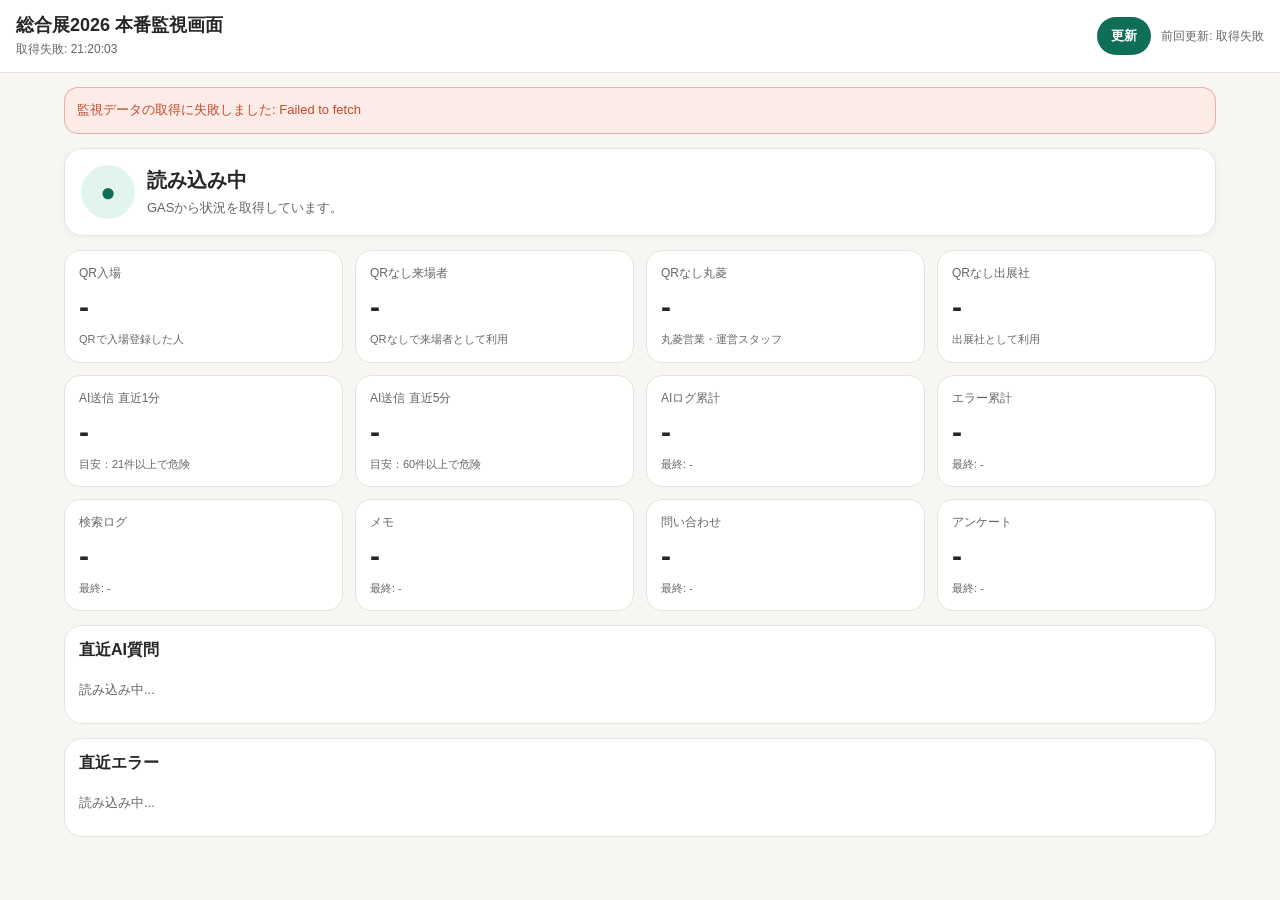
<file: admin.html>
<!DOCTYPE html>
<html lang="ja">
<head>
  <meta charset="UTF-8" />
  <meta name="viewport" content="width=device-width,initial-scale=1,viewport-fit=cover" />
  <title>総合展2026 本番監視画面</title>
  <style>
    :root {
      --green: #0F6E56;
      --green2: #E1F5EE;
      --red: #C44A2D;
      --red2: #FCEBE6;
      --yellow: #A36B00;
      --yellow2: #FFF4D6;
      --ink: #262624;
      --sub: #666;
      --line: #e7e3dc;
      --bg: #f7f6f2;
      --card: #fff;
    }

    * {
      box-sizing: border-box;
    }

    body {
      margin: 0;
      background: var(--bg);
      color: var(--ink);
      font-family: -apple-system, BlinkMacSystemFont, "Segoe UI", "Hiragino Sans", "Noto Sans JP", sans-serif;
    }

    header {
      position: sticky;
      top: 0;
      z-index: 10;
      background: rgba(255,255,255,.96);
      backdrop-filter: blur(10px);
      border-bottom: 1px solid var(--line);
      padding: 14px 16px;
    }

    .head-row {
      display: flex;
      align-items: center;
      justify-content: space-between;
      gap: 12px;
    }

    h1 {
      margin: 0;
      font-size: 18px;
      line-height: 1.3;
    }

    .sub {
      margin-top: 4px;
      font-size: 12px;
      color: var(--sub);
    }

    .refresh-area {
      display: flex;
      align-items: center;
      gap: 10px;
      flex-wrap: wrap;
      justify-content: flex-end;
    }

    .refresh-btn {
      border: 0;
      background: var(--green);
      color: white;
      border-radius: 999px;
      padding: 10px 14px;
      font-size: 13px;
      font-weight: 700;
      cursor: pointer;
      white-space: nowrap;
    }

    .last-updated-side {
      font-size: 12px;
      color: var(--sub);
      white-space: nowrap;
    }

    main {
      padding: 14px;
      max-width: 1180px;
      margin: 0 auto;
    }

    .status-card {
      background: var(--card);
      border: 1px solid var(--line);
      border-radius: 18px;
      padding: 16px;
      margin-bottom: 14px;
      box-shadow: 0 2px 10px rgba(0,0,0,.03);
    }

    .status-row {
      display: flex;
      align-items: center;
      gap: 12px;
    }

    .lamp {
      width: 54px;
      height: 54px;
      border-radius: 50%;
      display: grid;
      place-items: center;
      font-size: 26px;
      font-weight: 900;
      flex: 0 0 auto;
    }

    .normal .lamp {
      background: var(--green2);
      color: var(--green);
    }

    .warning .lamp {
      background: var(--yellow2);
      color: var(--yellow);
    }

    .danger .lamp {
      background: var(--red2);
      color: var(--red);
    }

    .status-title {
      font-size: 20px;
      font-weight: 900;
      margin-bottom: 4px;
    }

    .status-msg {
      color: var(--sub);
      font-size: 13px;
      line-height: 1.5;
    }

    .grid {
      display: grid;
      grid-template-columns: repeat(4, 1fr);
      gap: 12px;
      margin-bottom: 14px;
    }

    .metric {
      background: var(--card);
      border: 1px solid var(--line);
      border-radius: 16px;
      padding: 14px;
      min-height: 100px;
    }

    .metric-label {
      font-size: 12px;
      color: var(--sub);
      margin-bottom: 8px;
    }

    .metric-value {
      font-size: 30px;
      font-weight: 900;
      letter-spacing: -0.03em;
    }

    .metric-foot {
      margin-top: 8px;
      font-size: 11px;
      color: var(--sub);
      line-height: 1.4;
      word-break: break-all;
    }

    .section {
      background: var(--card);
      border: 1px solid var(--line);
      border-radius: 18px;
      padding: 14px;
      margin-bottom: 14px;
    }

    .section h2 {
      font-size: 16px;
      margin: 0 0 10px;
    }

    table {
      width: 100%;
      border-collapse: collapse;
      font-size: 13px;
    }

    th, td {
      border-bottom: 1px solid var(--line);
      padding: 9px 6px;
      vertical-align: top;
      text-align: left;
    }

    th {
      color: var(--sub);
      font-size: 12px;
      font-weight: 700;
      background: #faf9f6;
    }

    .mono {
      font-family: ui-monospace, SFMono-Regular, Menlo, Consolas, monospace;
      font-size: 12px;
    }

    .empty {
      color: var(--sub);
      font-size: 13px;
      padding: 10px 0;
    }

    .error-box {
      background: var(--red2);
      color: var(--red);
      border: 1px solid rgba(196,74,45,.35);
      border-radius: 14px;
      padding: 12px;
      font-size: 13px;
      line-height: 1.6;
      margin-bottom: 14px;
      display: none;
    }

    @media (max-width: 880px) {
      .grid {
        grid-template-columns: repeat(2, 1fr);
      }
    }

    @media (max-width: 520px) {
      .grid {
        grid-template-columns: 1fr;
      }

      .head-row {
        align-items: flex-start;
        flex-direction: column;
      }

      h1 {
        font-size: 16px;
      }

      .refresh-area {
        justify-content: flex-start;
      }

      .refresh-btn {
        padding: 9px 12px;
      }

      table {
        font-size: 12px;
      }

      th, td {
        padding: 8px 5px;
      }
    }
  </style>
</head>
<body>
  <header>
    <div class="head-row">
      <div>
        <h1>総合展2026 本番監視画面</h1>
        <div class="sub" id="lastUpdated">読み込み中...</div>
      </div>
      <div class="refresh-area">
        <button class="refresh-btn" onclick="loadStatus()">更新</button>
        <div class="last-updated-side" id="lastUpdatedSide">前回更新: -</div>
      </div>
    </div>
  </header>

  <main>
    <div class="error-box" id="errorBox"></div>

    <section class="status-card normal" id="statusCard">
      <div class="status-row">
        <div class="lamp" id="statusIcon">●</div>
        <div>
          <div class="status-title" id="statusTitle">読み込み中</div>
          <div class="status-msg" id="statusMessage">GASから状況を取得しています。</div>
        </div>
      </div>
    </section>

    <section class="grid">
      <div class="metric">
        <div class="metric-label">QR入場</div>
        <div class="metric-value" id="usageQrEntry">-</div>
        <div class="metric-foot">QRで入場登録した人</div>
      </div>

      <div class="metric">
        <div class="metric-label">QRなし来場者</div>
        <div class="metric-value" id="usageNoQrVisitor">-</div>
        <div class="metric-foot">QRなしで来場者として利用</div>
      </div>

      <div class="metric">
        <div class="metric-label">QRなし丸菱</div>
        <div class="metric-value" id="usageMarubishi">-</div>
        <div class="metric-foot">丸菱営業・運営スタッフ</div>
      </div>

      <div class="metric">
        <div class="metric-label">QRなし出展社</div>
        <div class="metric-value" id="usageExhibitor">-</div>
        <div class="metric-foot">出展社として利用</div>
      </div>

      <div class="metric">
        <div class="metric-label">AI送信 直近1分</div>
        <div class="metric-value" id="ai1">-</div>
        <div class="metric-foot">目安：21件以上で危険</div>
      </div>

      <div class="metric">
        <div class="metric-label">AI送信 直近5分</div>
        <div class="metric-value" id="ai5">-</div>
        <div class="metric-foot">目安：60件以上で危険</div>
      </div>

      <div class="metric">
        <div class="metric-label">AIログ累計</div>
        <div class="metric-value" id="aiTotal">-</div>
        <div class="metric-foot" id="aiLatest">最終: -</div>
      </div>

      <div class="metric">
        <div class="metric-label">エラー累計</div>
        <div class="metric-value" id="errorTotal">-</div>
        <div class="metric-foot" id="errorLatest">最終: -</div>
      </div>

      <div class="metric">
        <div class="metric-label">検索ログ</div>
        <div class="metric-value" id="searchTotal">-</div>
        <div class="metric-foot" id="searchLatest">最終: -</div>
      </div>

      <div class="metric">
        <div class="metric-label">メモ</div>
        <div class="metric-value" id="memoTotal">-</div>
        <div class="metric-foot" id="memoLatest">最終: -</div>
      </div>

      <div class="metric">
        <div class="metric-label">問い合わせ</div>
        <div class="metric-value" id="inquiryTotal">-</div>
        <div class="metric-foot" id="inquiryLatest">最終: -</div>
      </div>

      <div class="metric">
        <div class="metric-label">アンケート</div>
        <div class="metric-value" id="surveyTotal">-</div>
        <div class="metric-foot" id="surveyLatest">最終: -</div>
      </div>
    </section>

    <section class="section">
      <h2>直近AI質問</h2>
      <div id="aiTableWrap" class="empty">読み込み中...</div>
    </section>

    <section class="section">
      <h2>直近エラー</h2>
      <div id="errorTableWrap" class="empty">読み込み中...</div>
    </section>
  </main>

  <script>
    const GAS_URL = 'https://script.google.com/macros/s/AKfycbyavH18rQHlhsjPkECUxr9oiyCU0AKhf0aWcG3G53FzF6r1vitTwxDRDULji2iOKU3h/exec';

    const params = new URLSearchParams(location.search);
    const ADMIN_TOKEN = params.get('token') || '';

    function esc(v) {
      return String(v == null ? '' : v)
        .replace(/&/g, '&amp;')
        .replace(/</g, '&lt;')
        .replace(/>/g, '&gt;')
        .replace(/"/g, '&quot;')
        .replace(/'/g, '&#39;');
    }

    function setText(id, value) {
      const el = document.getElementById(id);
      if (el) el.textContent = value == null || value === '' ? '-' : value;
    }

    function setError(message) {
      const box = document.getElementById('errorBox');
      if (!box) return;

      if (!message) {
        box.style.display = 'none';
        box.textContent = '';
        return;
      }

      box.style.display = 'block';
      box.textContent = message;
    }

    function timeToMillis(value) {
      if (!value) return 0;

      const s = String(value).trim();
      if (!s) return 0;

      const normalized = s.replace(/\//g, '-');
      const d = new Date(normalized);
      const t = d.getTime();

      return isNaN(t) ? 0 : t;
    }

    function newestFirst(rows) {
      return (rows || []).slice().sort((a, b) => {
        const ta = timeToMillis(a.time);
        const tb = timeToMillis(b.time);
        return tb - ta;
      });
    }

    async function loadStatus() {
      setError('');

      try {
        const url =
          GAS_URL +
          '?action=adminStatus' +
          '&token=' + encodeURIComponent(ADMIN_TOKEN) +
          '&_=' + Date.now();

        const res = await fetch(url);
        if (!res.ok) throw new Error('HTTP ' + res.status);

        const data = await res.json();
        if (data.status !== 'ok') {
          throw new Error(data.error || 'adminStatus error');
        }

        renderStatus(data);
      } catch (err) {
        const failedAt = new Date().toLocaleTimeString('ja-JP', {
          hour: '2-digit',
          minute: '2-digit',
          second: '2-digit'
        });

        setError('監視データの取得に失敗しました: ' + err.message);
        setText('lastUpdated', '取得失敗: ' + failedAt);
        setText('lastUpdatedSide', '前回更新: 取得失敗');
      }
    }

    function renderStatus(data) {
      setText('lastUpdated', '最終更新: ' + data.generatedAt);
      setText('lastUpdatedSide', '前回更新: ' + data.generatedAt);

      const card = document.getElementById('statusCard');
      const level = data.congestion && data.congestion.level ? data.congestion.level : 'normal';
      card.className = 'status-card ' + level;

      const mark = level === 'danger' ? '!' : level === 'warning' ? '▲' : '●';
      setText('statusIcon', mark);
      setText('statusTitle', data.congestion.label);
      setText('statusMessage', data.congestion.message);

      const usage = data.usageType || {};
      setText('usageQrEntry', usage.qrEntry || 0);
      setText('usageNoQrVisitor', usage.noQrVisitor || 0);
      setText('usageMarubishi', usage.marubishi || 0);
      setText('usageExhibitor', usage.exhibitor || 0);

      setText('ai1', data.ai.last1Min);
      setText('ai5', data.ai.last5Min);
      setText('aiTotal', data.ai.total);
      setText('aiLatest', '最終: ' + (data.ai.latestTime || '-'));

      setText('errorTotal', data.counts.errors);
      setText('errorLatest', '最終: ' + (data.latestTimes.errors || '-'));

      setText('searchTotal', data.counts.search);
      setText('searchLatest', '最終: ' + (data.latestTimes.search || '-'));

      setText('memoTotal', data.counts.memo);
      setText('memoLatest', '最終: ' + (data.latestTimes.memo || '-'));

      setText('inquiryTotal', data.counts.inquiry);
      setText('inquiryLatest', '最終: ' + (data.latestTimes.inquiry || '-'));

      setText('surveyTotal', data.counts.survey);
      setText('surveyLatest', '最終: ' + (data.latestTimes.survey || '-'));

      renderAITable(data.ai.latest || []);
      renderErrorTable(data.errors || []);
    }

    function renderAITable(rows) {
      const wrap = document.getElementById('aiTableWrap');
      const sortedRows = newestFirst(rows);

      if (!sortedRows.length) {
        wrap.className = 'empty';
        wrap.textContent = 'AIログはまだありません。';
        return;
      }

      wrap.className = '';

      wrap.innerHTML = `
        <table>
          <thead>
            <tr>
              <th>日時</th>
              <th>質問</th>
              <th>回答</th>
              <th>業態</th>
              <th>QR</th>
            </tr>
          </thead>
          <tbody>
            ${sortedRows.map(r => `
              <tr>
                <td class="mono">${esc(r.time)}</td>
                <td>${esc(r.question)}</td>
                <td>${esc(r.answer)}</td>
                <td>${esc(r.gyotai)}</td>
                <td class="mono">${esc(r.qr)}</td>
              </tr>
            `).join('')}
          </tbody>
        </table>
      `;
    }

    function renderErrorTable(rows) {
      const wrap = document.getElementById('errorTableWrap');
      const sortedRows = newestFirst(rows);

      if (!sortedRows.length) {
        wrap.className = 'empty';
        wrap.textContent = 'エラーは記録されていません。';
        return;
      }

      wrap.className = '';

      wrap.innerHTML = `
        <table>
          <thead>
            <tr>
              <th>日時</th>
              <th>発生箇所</th>
              <th>action</th>
              <th>内容</th>
            </tr>
          </thead>
          <tbody>
            ${sortedRows.map(r => `
              <tr>
                <td class="mono">${esc(r.time)}</td>
                <td>${esc(r.source)}</td>
                <td class="mono">${esc(r.action)}</td>
                <td>${esc(r.message)}</td>
              </tr>
            `).join('')}
          </tbody>
        </table>
      `;
    }

    loadStatus();
    setInterval(loadStatus, 300000);
  </script>
</body>
</html>
</file>
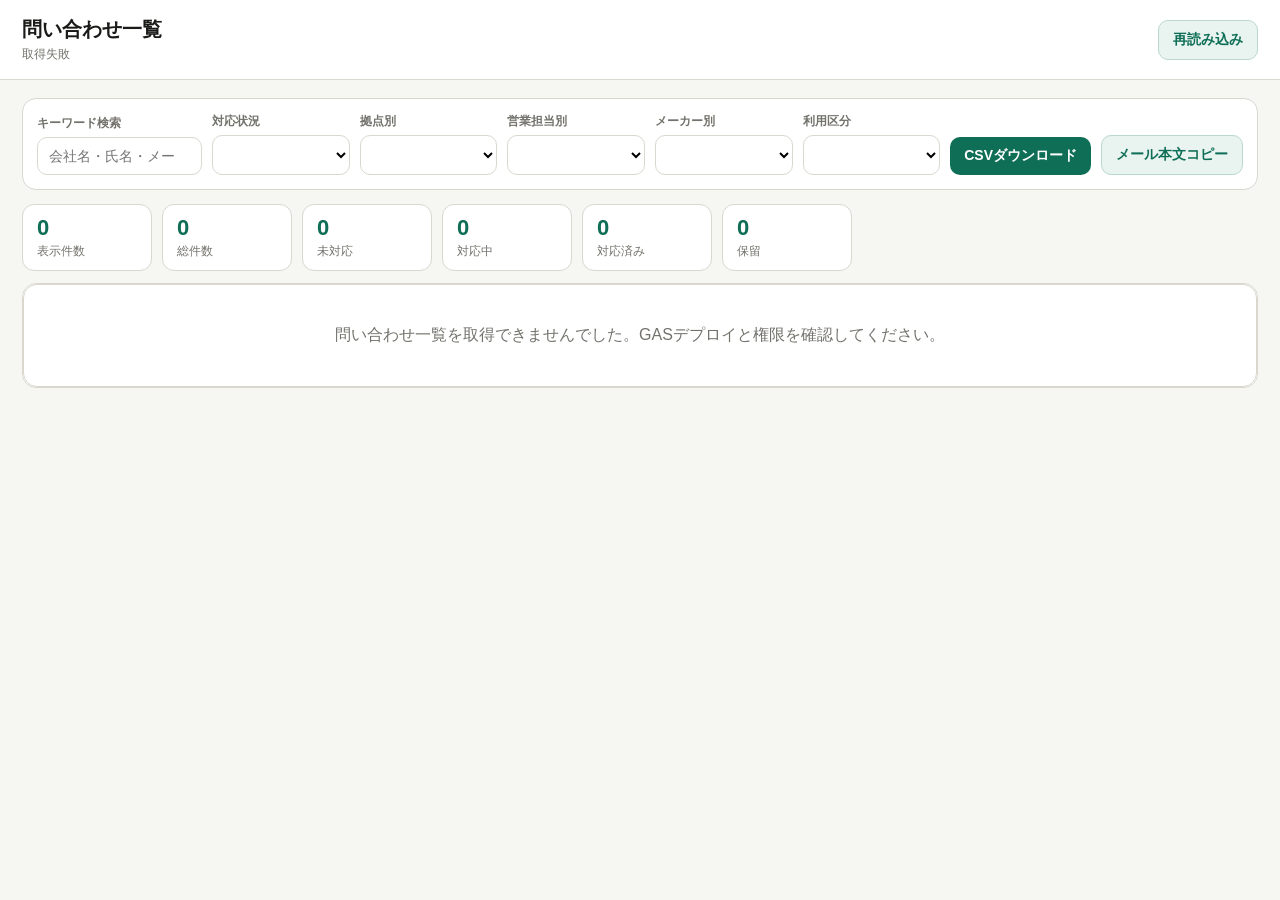
<file: inquiries.html>
<!doctype html>
<html lang="ja">
<head>
  <meta charset="utf-8">
  <meta name="viewport" content="width=device-width,initial-scale=1">
  <title>問い合わせ一覧｜総合展2026</title>
  <style>
    :root {
      --green:#0F6E56;
      --bg:#f6f6f3;
      --line:#d9d7ce;
      --text:#1a1a18;
      --muted:#73726c;
      --blue:#185FA5;
      --brown:#854F0B;
      --brownBg:#FAEEDA;
      --red:#C44A2D;
      --orange:#C8842F;
    }
    * { box-sizing:border-box; }
    body {
      margin:0;
      font-family:-apple-system,BlinkMacSystemFont,"Segoe UI",sans-serif;
      background:var(--bg);
      color:var(--text);
    }
    header {
      background:#fff;
      border-bottom:1px solid var(--line);
      padding:16px 22px;
      display:flex;
      align-items:center;
      justify-content:space-between;
      gap:16px;
      position:sticky;
      top:0;
      z-index:10;
    }
    h1 {
      margin:0;
      font-size:20px;
      line-height:1.3;
    }
    .sub {
      font-size:12px;
      color:var(--muted);
      margin-top:4px;
    }
    main {
      padding:18px 22px 40px;
      max-width:1600px;
      margin:0 auto;
    }
    .toolbar {
      background:#fff;
      border:1px solid var(--line);
      border-radius:14px;
      padding:14px;
      display:grid;
      grid-template-columns: 1.2fr 1fr 1fr 1fr 1fr 1fr auto auto;
      gap:10px;
      align-items:end;
      margin-bottom:14px;
    }
    label {
      display:block;
      font-size:12px;
      color:var(--muted);
      margin-bottom:5px;
      font-weight:700;
    }
    input, select, textarea {
      width:100%;
      border:1px solid var(--line);
      border-radius:10px;
      padding:10px 11px;
      font-size:14px;
      background:#fff;
      font-family:inherit;
    }
    textarea {
      resize:vertical;
      min-height:68px;
      line-height:1.5;
    }
    button {
      border:none;
      border-radius:10px;
      padding:10px 14px;
      font-size:14px;
      font-weight:700;
      cursor:pointer;
      white-space:nowrap;
      font-family:inherit;
    }
    .btn-main {
      background:var(--green);
      color:#fff;
    }
    .btn-sub {
      background:#e9f4f0;
      color:var(--green);
      border:1px solid #b9d8ce;
    }
    .stats {
      display:flex;
      gap:10px;
      flex-wrap:wrap;
      margin-bottom:12px;
    }
    .stat {
      background:#fff;
      border:1px solid var(--line);
      border-radius:12px;
      padding:10px 14px;
      min-width:130px;
    }
    .stat-num {
      font-size:22px;
      font-weight:800;
      color:var(--green);
    }
    .stat-lbl {
      font-size:12px;
      color:var(--muted);
      margin-top:2px;
    }
    .table-wrap {
      background:#fff;
      border:1px solid var(--line);
      border-radius:14px;
      overflow:auto;
      max-height:calc(100vh - 230px);
    }
    table {
      width:100%;
      border-collapse:separate;
      border-spacing:0;
      min-width:1500px;
      font-size:13px;
    }
    th, td {
      border-bottom:1px solid #ecebe6;
      padding:9px 10px;
      vertical-align:top;
      text-align:left;
    }
    th {
      background:#fafaf8;
      color:#444441;
      font-size:12px;
      position:sticky;
      top:0;
      z-index:2;
      cursor:pointer;
      user-select:none;
      white-space:nowrap;
    }
    tr:hover td {
      background:#fbfffd;
    }
    .booth {
      font-weight:800;
      color:var(--brown);
      background:var(--brownBg);
      border-radius:6px;
      padding:3px 7px;
      display:inline-block;
    }
    .inquiry {
      max-width:360px;
      line-height:1.55;
      white-space:pre-wrap;
    }
    .muted {
      color:var(--muted);
      font-size:12px;
    }
    .pill {
      display:inline-block;
      border-radius:99px;
      padding:3px 8px;
      background:#f0f0ec;
      color:#555;
      font-size:12px;
      font-weight:700;
      white-space:nowrap;
    }
    .pill-visitor { background:#e6f5ee; color:#0F6E56; }
    .pill-staff { background:#e6f0fb; color:#185FA5; }
    .pill-exhibitor { background:#f7eee1; color:#8A5A13; }

    .status-pill {
      display:inline-block;
      border-radius:99px;
      padding:4px 9px;
      font-size:12px;
      font-weight:800;
      white-space:nowrap;
    }
    .status-未対応 { background:#FCEBE6; color:#C44A2D; }
    .status-対応中 { background:#E6F0FB; color:#185FA5; }
    .status-対応済み { background:#E6F5EE; color:#0F6E56; }
    .status-保留 { background:#FFF4D8; color:#8A5A13; }

    .status-box {
      display:flex;
      flex-direction:column;
      gap:6px;
      min-width:170px;
    }
    .status-row {
      display:flex;
      gap:6px;
      align-items:center;
    }
    .status-select {
      padding:7px 8px;
      font-size:12px;
      border-radius:8px;
    }
    .status-memo {
      font-size:12px;
      padding:7px 8px;
      min-height:44px;
      border-radius:8px;
    }
    .status-save {
      background:var(--green);
      color:#fff;
      padding:7px 9px;
      font-size:12px;
      border-radius:8px;
    }
    .status-updated {
      font-size:11px;
      color:var(--muted);
      line-height:1.3;
    }
    .empty {
      background:#fff;
      border:1px solid var(--line);
      border-radius:14px;
      padding:40px;
      text-align:center;
      color:var(--muted);
    }
    .cards-wrap {
      display:none;
    }
    .inq-card {
      background:#fff;
      border:1px solid var(--line);
      border-radius:16px;
      padding:14px;
      margin-bottom:12px;
      box-shadow:0 2px 8px rgba(0,0,0,.03);
    }
    .card-head {
      display:flex;
      align-items:flex-start;
      justify-content:space-between;
      gap:10px;
      margin-bottom:10px;
    }
    .card-title {
      font-size:15px;
      font-weight:800;
      line-height:1.45;
    }
    .card-date {
      font-size:11px;
      color:var(--muted);
      white-space:nowrap;
      margin-top:2px;
    }
    .card-section {
      border-top:1px solid #ecebe6;
      padding-top:10px;
      margin-top:10px;
    }
    .card-label {
      font-size:11px;
      font-weight:800;
      color:var(--muted);
      margin-bottom:4px;
    }
    .card-inquiry {
      font-size:14px;
      line-height:1.65;
      white-space:pre-wrap;
      color:#1a1a18;
    }
    .card-grid {
      display:grid;
      grid-template-columns: 72px 1fr;
      gap:6px 10px;
      font-size:13px;
      line-height:1.5;
    }
    .card-k {
      color:var(--muted);
      font-weight:700;
    }
    .card-v {
      color:#1a1a18;
      word-break:break-word;
    }
    .tel-link {
      color:#0F6E56;
      font-weight:800;
      text-decoration:none;
    }

    @media (max-width: 980px) {
      header {
        align-items:flex-start;
        flex-direction:column;
        padding:14px;
      }
      main {
        padding:12px;
      }
      .toolbar {
        grid-template-columns:1fr;
        padding:12px;
        gap:9px;
      }
      .stats {
        display:grid;
        grid-template-columns:1fr 1fr;
        gap:8px;
      }
      .stat {
        min-width:0;
        padding:9px 11px;
      }
      .stat-num {
        font-size:20px;
      }
      .table-wrap {
        display:none;
      }
      .cards-wrap {
        display:block;
      }
      button {
        width:100%;
      }
      .card-head {
        flex-direction:column;
      }
      .card-date {
        white-space:normal;
      }
    }
  </style>
</head>
<body>
  <header>
    <div>
      <h1>問い合わせ一覧</h1>
      <div class="sub" id="updatedText">読み込み中...</div>
    </div>
    <div>
      <button class="btn-sub" onclick="loadInquiries()">再読み込み</button>
    </div>
  </header>

  <main>
    <div class="toolbar">
      <div>
        <label>キーワード検索</label>
        <input id="keywordInput" type="search" placeholder="会社名・氏名・メーカー・問い合わせ内容">
      </div>
      <div>
        <label>対応状況</label>
        <select id="statusFilter"></select>
      </div>
      <div>
        <label>拠点別</label>
        <select id="officeFilter"></select>
      </div>
      <div>
        <label>営業担当別</label>
        <select id="personFilter"></select>
      </div>
      <div>
        <label>メーカー別</label>
        <select id="makerFilter"></select>
      </div>
      <div>
        <label>利用区分</label>
        <select id="userTypeFilter"></select>
      </div>
      <button class="btn-main" onclick="downloadCSV()">CSVダウンロード</button>
      <button class="btn-sub" onclick="copyMailText()">メール本文コピー</button>
    </div>

    <div class="stats">
      <div class="stat">
        <div class="stat-num" id="shownCount">0</div>
        <div class="stat-lbl">表示件数</div>
      </div>
      <div class="stat">
        <div class="stat-num" id="totalCount">0</div>
        <div class="stat-lbl">総件数</div>
      </div>
      <div class="stat">
        <div class="stat-num" id="notDoneCount">0</div>
        <div class="stat-lbl">未対応</div>
      </div>
      <div class="stat">
        <div class="stat-num" id="doingCount">0</div>
        <div class="stat-lbl">対応中</div>
      </div>
      <div class="stat">
        <div class="stat-num" id="doneCount">0</div>
        <div class="stat-lbl">対応済み</div>
      </div>
      <div class="stat">
        <div class="stat-num" id="holdCount">0</div>
        <div class="stat-lbl">保留</div>
      </div>
    </div>

    <div id="tableArea" class="table-wrap"></div>
    <div id="cardsArea" class="cards-wrap"></div>
  </main>

  <script>
    const GAS_URL = 'https://script.google.com/macros/s/AKfycbyavH18rQHlhsjPkECUxr9oiyCU0AKhf0aWcG3G53FzF6r1vitTwxDRDULji2iOKU3h/exec';
    const STATUS_OPTIONS = ['未対応', '対応中', '対応済み', '保留'];

    let allItems = [];
    let filteredItems = [];
    let sortKey = 'date';
    let sortDir = 'desc';

    window.addEventListener('load', () => {
      document.getElementById('keywordInput').addEventListener('input', applyFilters);
      document.getElementById('statusFilter').addEventListener('change', applyFilters);
      document.getElementById('officeFilter').addEventListener('change', applyFilters);
      document.getElementById('personFilter').addEventListener('change', applyFilters);
      document.getElementById('makerFilter').addEventListener('change', applyFilters);
      document.getElementById('userTypeFilter').addEventListener('change', applyFilters);
      loadInquiries();
    });

    async function loadInquiries() {
      document.getElementById('updatedText').textContent = '読み込み中...';
      document.getElementById('tableArea').innerHTML = '<div class="empty">読み込み中...</div>';
      document.getElementById('cardsArea').innerHTML = '<div class="empty">読み込み中...</div>';

      try {
        const res = await fetch(GAS_URL + '?action=inquiries&ts=' + Date.now());
        const data = await res.json();

        allItems = Array.isArray(data.items) ? data.items : [];
        allItems.forEach(item => {
          item.status = item.status || '未対応';
          item.statusMemo = item.statusMemo || '';
          item.statusUpdated = item.statusUpdated || '';
        });

        document.getElementById('updatedText').textContent =
          '最終取得：' + (data.updated || '-') + ' / ' + allItems.length + '件';

        buildFilters();
        applyFilters();
      } catch (e) {
        document.getElementById('updatedText').textContent = '取得失敗';
        const msg = '<div class="empty">問い合わせ一覧を取得できませんでした。GASデプロイと権限を確認してください。</div>';
        document.getElementById('tableArea').innerHTML = msg;
        document.getElementById('cardsArea').innerHTML = msg;
      }
    }

    function buildFilters() {
      const offices = uniqueSorted(allItems.map(x => x.salesOffice || '拠点未補完'));
      const persons = uniqueSorted(allItems.map(x => x.salesPerson || '担当未補完'));
      const makers = uniqueSorted(allItems.map(x => x.exhibitor || 'メーカー未入力'));
      const userTypes = uniqueSorted(allItems.map(x => x.userType || '未設定'));

      setOptions('statusFilter', STATUS_OPTIONS, 'すべて');
      setOptions('officeFilter', offices, 'すべて');
      setOptions('personFilter', persons, 'すべて');
      setOptions('makerFilter', makers, 'すべて');
      setOptions('userTypeFilter', userTypes, 'すべて');
    }

    function setOptions(id, values, allLabel) {
      const el = document.getElementById(id);
      const current = el.value;
      el.innerHTML = '<option value="">' + allLabel + '</option>' +
        values.map(v => '<option value="' + escAttr(v) + '">' + esc(v) + '</option>').join('');

      if ([...el.options].some(o => o.value === current)) el.value = current;
    }

    function uniqueSorted(arr) {
      return Array.from(new Set(arr.filter(Boolean))).sort((a,b) => String(a).localeCompare(String(b), 'ja'));
    }

    function applyFilters() {
      const kw = normalize(document.getElementById('keywordInput').value);
      const status = document.getElementById('statusFilter').value;
      const office = document.getElementById('officeFilter').value;
      const person = document.getElementById('personFilter').value;
      const maker = document.getElementById('makerFilter').value;
      const userType = document.getElementById('userTypeFilter').value;

      filteredItems = allItems.filter(item => {
        const itemStatus = item.status || '未対応';
        const itemOffice = item.salesOffice || '拠点未補完';
        const itemPerson = item.salesPerson || '担当未補完';
        const itemMaker = item.exhibitor || 'メーカー未入力';
        const itemUserType = item.userType || '未設定';

        if (status && itemStatus !== status) return false;
        if (office && itemOffice !== office) return false;
        if (person && itemPerson !== person) return false;
        if (maker && itemMaker !== maker) return false;
        if (userType && itemUserType !== userType) return false;

        if (kw) {
          const haystack = normalize([
            item.date,
            item.booth,
            item.exhibitor,
            item.visitorCompany,
            item.visitorName,
            item.visitorDept,
            item.visitorTel,
            item.inquiry,
            item.gyotai,
            item.regtype,
            item.userType,
            item.salesOffice,
            item.salesPerson,
            item.status,
            item.statusMemo
          ].join(' '));

          if (!haystack.includes(kw)) return false;
        }

        return true;
      });

      sortItems();
      renderTable();
      renderCards();
      renderStats();
    }

    function sortItems() {
      filteredItems.sort((a, b) => {
        const av = String(a[sortKey] || '');
        const bv = String(b[sortKey] || '');

        let result = av.localeCompare(bv, 'ja', { numeric: true });
        if (sortDir === 'desc') result *= -1;
        return result;
      });
    }

    function setSort(key) {
      if (sortKey === key) {
        sortDir = sortDir === 'asc' ? 'desc' : 'asc';
      } else {
        sortKey = key;
        sortDir = key === 'date' ? 'desc' : 'asc';
      }
      applyFilters();
    }

    function sortMark(key) {
      if (sortKey !== key) return '';
      return sortDir === 'asc' ? ' ▲' : ' ▼';
    }

    function renderStats() {
      document.getElementById('shownCount').textContent = filteredItems.length;
      document.getElementById('totalCount').textContent = allItems.length;
      document.getElementById('notDoneCount').textContent = allItems.filter(x => (x.status || '未対応') === '未対応').length;
      document.getElementById('doingCount').textContent = allItems.filter(x => x.status === '対応中').length;
      document.getElementById('doneCount').textContent = allItems.filter(x => x.status === '対応済み').length;
      document.getElementById('holdCount').textContent = allItems.filter(x => x.status === '保留').length;
    }

    function renderTable() {
      if (filteredItems.length === 0) {
        document.getElementById('tableArea').innerHTML =
          '<div class="empty">該当する問い合わせはありません。</div>';
        return;
      }

      const rows = filteredItems.map(item => {
        return `
          <tr>
            <td>${renderStatusEditor(item)}</td>
            <td>${esc(item.date)}</td>
            <td>${item.booth ? '<span class="booth">'+esc(item.booth)+'</span>' : ''}</td>
            <td><strong>${esc(item.exhibitor)}</strong></td>
            <td>
              <strong>${esc(item.visitorCompany)}</strong><br>
              ${esc(item.visitorName)}
              ${item.visitorDept ? '<div class="muted">'+esc(item.visitorDept)+'</div>' : ''}
            </td>
            <td>${esc(item.visitorTel)}</td>
            <td class="inquiry">${esc(item.inquiry)}</td>
            <td>${esc(item.gyotai)}</td>
            <td>${esc(item.salesOffice || '拠点未補完')}</td>
            <td>${esc(item.salesPerson || '担当未補完')}</td>
            <td>${renderUserType(item.userType)}</td>
            <td>${esc(item.regtype)}</td>
            <td><span class="muted">${esc(item.qr)}</span></td>
          </tr>`;
      }).join('');

      document.getElementById('tableArea').innerHTML = `
        <table>
          <thead>
            <tr>
              <th onclick="setSort('status')">対応状況${sortMark('status')}</th>
              <th onclick="setSort('date')">日時${sortMark('date')}</th>
              <th onclick="setSort('booth')">ブース${sortMark('booth')}</th>
              <th onclick="setSort('exhibitor')">メーカー${sortMark('exhibitor')}</th>
              <th onclick="setSort('visitorCompany')">来場者${sortMark('visitorCompany')}</th>
              <th onclick="setSort('visitorTel')">電話${sortMark('visitorTel')}</th>
              <th onclick="setSort('inquiry')">問い合わせ内容${sortMark('inquiry')}</th>
              <th onclick="setSort('gyotai')">業態${sortMark('gyotai')}</th>
              <th onclick="setSort('salesOffice')">拠点${sortMark('salesOffice')}</th>
              <th onclick="setSort('salesPerson')">営業担当${sortMark('salesPerson')}</th>
              <th onclick="setSort('userType')">利用区分${sortMark('userType')}</th>
              <th onclick="setSort('regtype')">登録区分${sortMark('regtype')}</th>
              <th onclick="setSort('qr')">QR${sortMark('qr')}</th>
            </tr>
          </thead>
          <tbody>${rows}</tbody>
        </table>`;
    }

    function renderCards() {
      if (filteredItems.length === 0) {
        document.getElementById('cardsArea').innerHTML =
          '<div class="empty">該当する問い合わせはありません。</div>';
        return;
      }

      const html = filteredItems.map(item => {
        const tel = item.visitorTel || '';
        const telHtml = tel
          ? '<a class="tel-link" href="tel:' + escAttr(tel) + '">' + esc(tel) + '</a>'
          : '';

        return `
          <div class="inq-card">
            <div class="card-head">
              <div>
                <div class="card-title">
                  ${item.booth ? '<span class="booth">'+esc(item.booth)+'</span> ' : ''}
                  ${esc(item.exhibitor || 'メーカー未入力')}
                </div>
                <div class="muted">${esc(item.regtype || '')} ${renderUserType(item.userType)}</div>
              </div>
              <div class="card-date">${esc(item.date)}</div>
            </div>

            <div class="card-section">
              <div class="card-label">対応状況</div>
              ${renderStatusEditor(item)}
            </div>

            <div class="card-section">
              <div class="card-label">問い合わせ内容</div>
              <div class="card-inquiry">${esc(item.inquiry)}</div>
            </div>

            <div class="card-section">
              <div class="card-label">来場者</div>
              <div class="card-grid">
                <div class="card-k">会社</div>
                <div class="card-v">${esc(item.visitorCompany)}</div>
                <div class="card-k">氏名</div>
                <div class="card-v">${esc(item.visitorName)}</div>
                <div class="card-k">部署</div>
                <div class="card-v">${esc(item.visitorDept)}</div>
                <div class="card-k">電話</div>
                <div class="card-v">${telHtml}</div>
                <div class="card-k">業態</div>
                <div class="card-v">${esc(item.gyotai)}</div>
              </div>
            </div>

            <div class="card-section">
              <div class="card-label">営業情報</div>
              <div class="card-grid">
                <div class="card-k">拠点</div>
                <div class="card-v">${esc(item.salesOffice || '拠点未補完')}</div>
                <div class="card-k">担当</div>
                <div class="card-v">${esc(item.salesPerson || '担当未補完')}</div>
                <div class="card-k">QR</div>
                <div class="card-v">${esc(item.qr)}</div>
              </div>
            </div>
          </div>`;
      }).join('');

      document.getElementById('cardsArea').innerHTML = html;
    }

    function renderStatusEditor(item) {
      const rowNumber = item.rowNumber;
      const status = item.status || '未対応';
      const memo = item.statusMemo || '';
      const updated = item.statusUpdated || '';

      const opts = STATUS_OPTIONS.map(s =>
        '<option value="' + escAttr(s) + '"' + (s === status ? ' selected' : '') + '>' + esc(s) + '</option>'
      ).join('');

      return `
        <div class="status-box" data-row="${escAttr(rowNumber)}">
          <span class="status-pill status-${escAttr(status)}">${esc(status)}</span>
          <select class="status-select" id="status_${rowNumber}">
            ${opts}
          </select>
          <textarea class="status-memo" id="memo_${rowNumber}" placeholder="対応メモ">${esc(memo)}</textarea>
          <button class="status-save" id="save_${rowNumber}" onclick="saveStatus(${rowNumber})">保存</button>
          ${updated ? '<div class="status-updated">更新: ' + esc(updated) + '</div>' : ''}
        </div>`;
    }

    async function saveStatus(rowNumber) {
      const statusEl = document.getElementById('status_' + rowNumber);
      const memoEl = document.getElementById('memo_' + rowNumber);
      const btn = document.getElementById('save_' + rowNumber);

      if (!statusEl || !memoEl || !btn) return;

      const status = statusEl.value;
      const memo = memoEl.value || '';

      btn.disabled = true;
      btn.textContent = '保存中...';

      try {
        const body = new URLSearchParams();
        body.append('action', 'updateInquiryStatus');
        body.append('rowNumber', rowNumber);
        body.append('status', status);
        body.append('memo', memo);

        const res = await fetch(GAS_URL, {
          method: 'POST',
          headers: {'Content-Type': 'application/x-www-form-urlencoded'},
          body: body.toString()
        });

        const data = await res.json();
        if (data.error) throw new Error(data.error);

        const item = allItems.find(x => String(x.rowNumber) === String(rowNumber));
        if (item) {
          item.status = status;
          item.statusMemo = memo;
          item.statusUpdated = '更新済み';
        }

        btn.textContent = '保存済み';
        setTimeout(() => applyFilters(), 500);
      } catch(e) {
        alert('保存に失敗しました: ' + e.message);
        btn.disabled = false;
        btn.textContent = '保存';
      }
    }

    function renderUserType(type) {
      const t = type || '未設定';
      let cls = 'pill';

      if (t === 'visitor' || t === 'visitor_no_qr') cls += ' pill-visitor';
      else if (t === 'marubishi_staff') cls += ' pill-staff';
      else if (t === 'exhibitor') cls += ' pill-exhibitor';

      return '<span class="' + cls + '">' + esc(t) + '</span>';
    }

    function downloadCSV() {
      const headers = [
        '対応状況',
        '対応メモ',
        '対応日時',
        '日時',
        'ブース',
        'メーカー',
        '来場者会社名',
        '氏名',
        '部署',
        '電話',
        '問い合わせ内容',
        '業態',
        '拠点',
        '営業担当',
        '利用区分',
        '登録区分',
        'QR'
      ];

      const lines = [headers];

      filteredItems.forEach(item => {
        lines.push([
          item.status || '未対応',
          item.statusMemo || '',
          item.statusUpdated || '',
          item.date,
          item.booth,
          item.exhibitor,
          item.visitorCompany,
          item.visitorName,
          item.visitorDept,
          item.visitorTel,
          item.inquiry,
          item.gyotai,
          item.salesOffice || '拠点未補完',
          item.salesPerson || '担当未補完',
          item.userType,
          item.regtype,
          item.qr
        ]);
      });

      const csv = lines.map(row => row.map(csvCell).join(',')).join('\n');
      const blob = new Blob(['\uFEFF' + csv], { type: 'text/csv;charset=utf-8' });
      const url = URL.createObjectURL(blob);

      const a = document.createElement('a');
      a.href = url;
      a.download = 'inquiries_' + getDateStamp() + '.csv';
      document.body.appendChild(a);
      a.click();
      a.remove();

      URL.revokeObjectURL(url);
    }

    function copyMailText() {
      if (filteredItems.length === 0) {
        alert('コピー対象がありません');
        return;
      }

      let text = '';
      text += '総合展2026 問い合わせ一覧\n';
      text += '対象件数：' + filteredItems.length + '件\n';
      text += '----------------------------------------\n\n';

      filteredItems.forEach((item, idx) => {
        text += '[' + (idx + 1) + '] ' + (item.booth || '') + ' ' + (item.exhibitor || '') + '\n';
        text += '対応状況：' + (item.status || '未対応') + '\n';
        if (item.statusMemo) text += '対応メモ：' + item.statusMemo + '\n';
        text += '日時：' + (item.date || '') + '\n';
        text += '来場者：' + (item.visitorCompany || '') + ' ' + (item.visitorName || '') + '\n';
        text += '電話：' + (item.visitorTel || '') + '\n';
        text += '拠点：' + (item.salesOffice || '拠点未補完') + '\n';
        text += '営業担当：' + (item.salesPerson || '担当未補完') + '\n';
        text += '問い合わせ内容：\n' + (item.inquiry || '') + '\n';
        text += '\n----------------------------------------\n\n';
      });

      navigator.clipboard.writeText(text).then(() => {
        alert('表示中の問い合わせをメール本文用にコピーしました。');
      }).catch(() => {
        alert('コピーに失敗しました。ブラウザの権限を確認してください。');
      });
    }

    function csvCell(value) {
      const v = String(value || '').replace(/"/g, '""');
      return '"' + v + '"';
    }

    function getDateStamp() {
      const d = new Date();
      const y = d.getFullYear();
      const m = String(d.getMonth() + 1).padStart(2, '0');
      const day = String(d.getDate()).padStart(2, '0');
      const h = String(d.getHours()).padStart(2, '0');
      const min = String(d.getMinutes()).padStart(2, '0');
      return y + m + day + '_' + h + min;
    }

    function normalize(value) {
      return String(value || '')
        .toLowerCase()
        .replace(/\s+/g, '')
        .replace(/　/g, '');
    }

    function esc(value) {
      return String(value || '')
        .replace(/&/g,'&amp;')
        .replace(/</g,'&lt;')
        .replace(/>/g,'&gt;')
        .replace(/"/g,'&quot;')
        .replace(/'/g,'&#39;');
    }

    function escAttr(value) {
      return esc(value);
    }
  </script>
</body>
</html>
</file>
